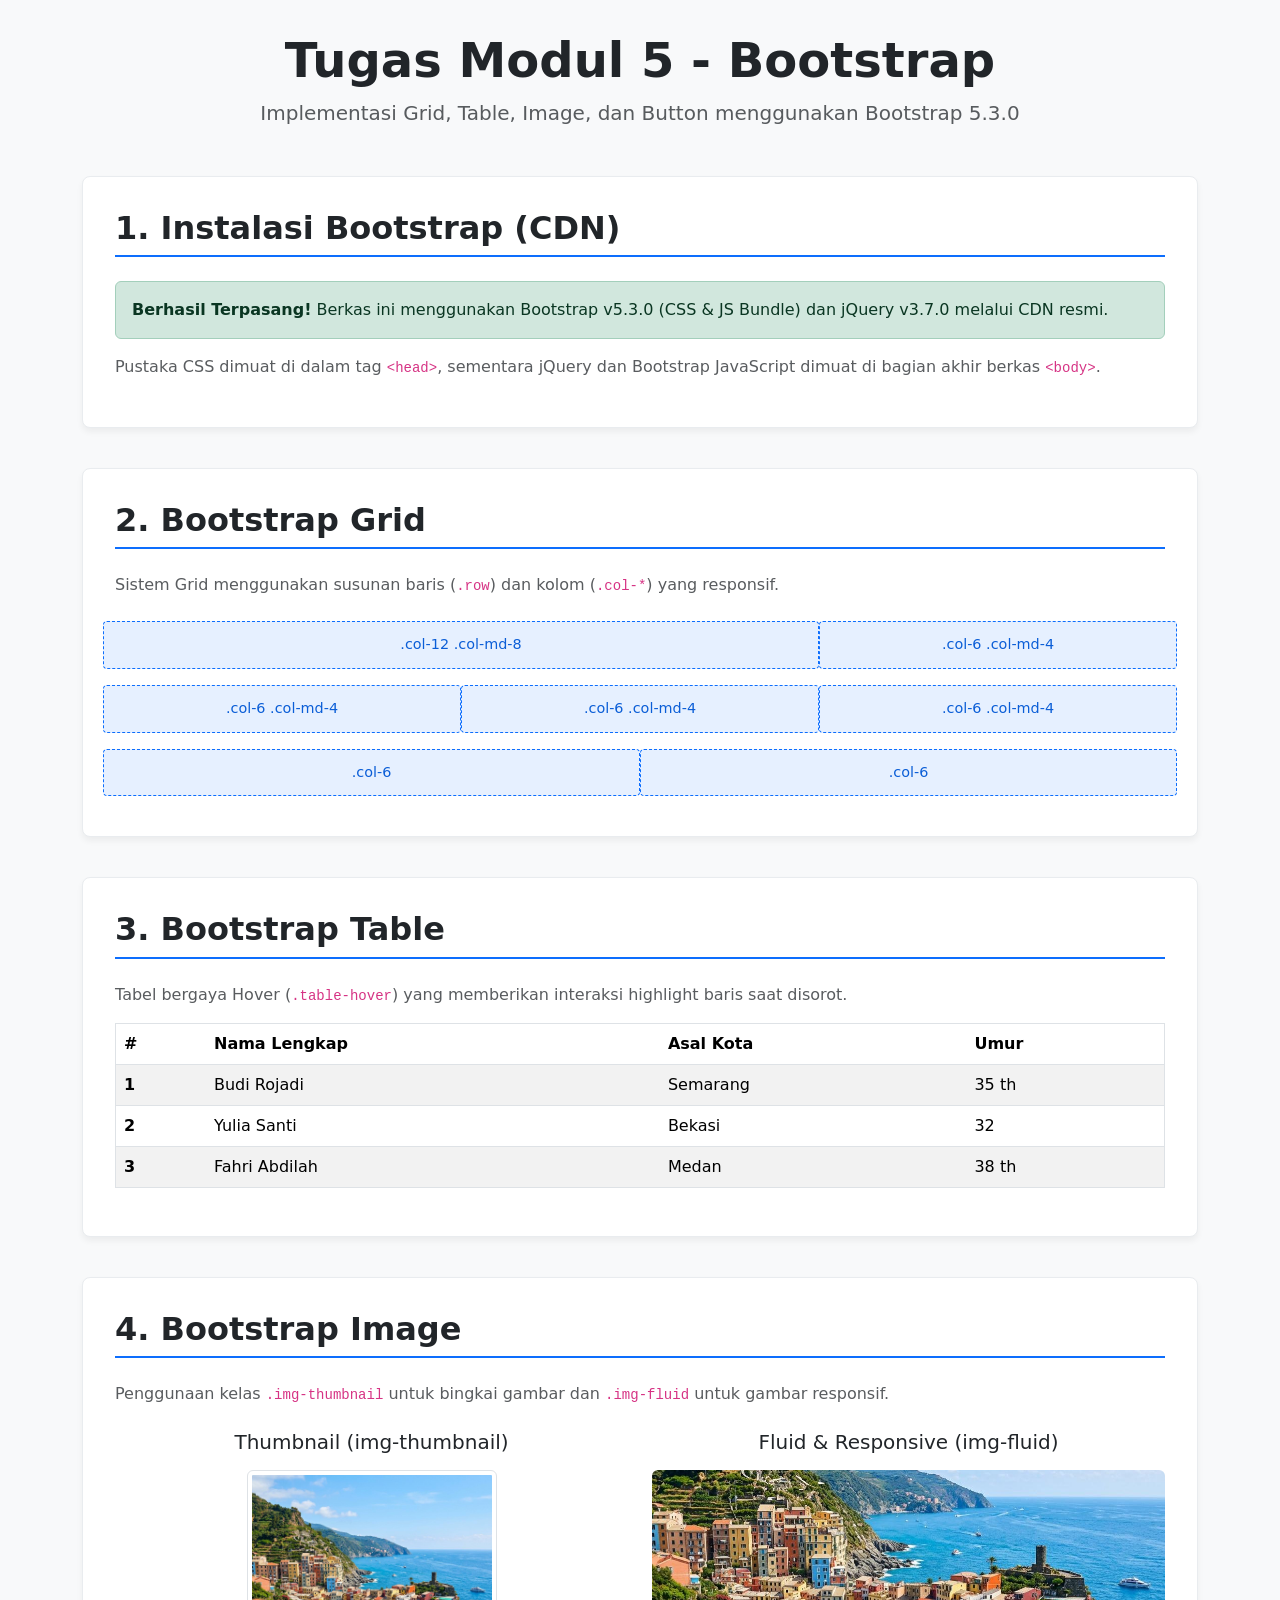
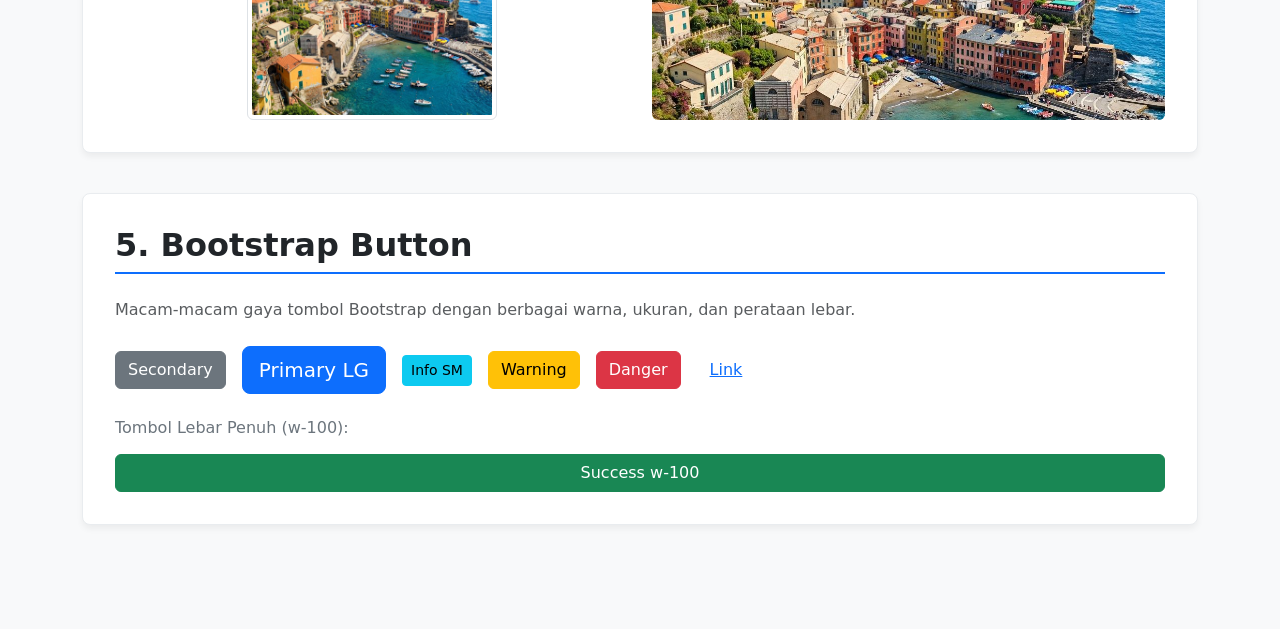
<file: tugas2/index.html>
<!DOCTYPE html>
<html lang="id">
<head>
    <meta charset="UTF-8">
    <meta name="viewport" content="width=device-width, initial-scale=1.0">
    <title>Tugas Modul 5 - Bootstrap</title>
    <!-- Pemanggilan Bootstrap dengan CDN -->
    <!-- CSS -->
    <link href="https://cdn.jsdelivr.net/npm/bootstrap@5.3.0/dist/css/bootstrap.min.css" rel="stylesheet" integrity="sha384-9ndCyUaIbzAi2FUVXJi0CjmCapSmO7SnpJef0486qhLnuZ2cdeRhO02iuK6FUUVM" crossorigin="anonymous">
    
    <style>
        body {
            padding-top: 2rem;
            padding-bottom: 4rem;
            background-color: #f8f9fa;
        }
        .section-box {
            background-color: #fff;
            padding: 2rem;
            border-radius: 8px;
            box-shadow: 0 4px 6px rgba(0,0,0,0.05);
            margin-bottom: 2.5rem;
            border: 1px solid #e9ecef;
        }
        .section-title {
            border-bottom: 2px solid #0d6efd;
            padding-bottom: 0.5rem;
            margin-bottom: 1.5rem;
            color: #212529;
            font-weight: 600;
        }
        /* Custom styling to make the Bootstrap grid columns visible for verification */
        .grid-demo .row > div {
            background-color: rgba(13, 110, 253, 0.1);
            border: 1px dashed #0d6efd;
            padding: 0.75rem;
            margin-top: 0.5rem;
            margin-bottom: 0.5rem;
            text-align: center;
            font-size: 0.9rem;
            font-weight: 500;
            color: #0b5ed7;
            border-radius: 4px;
        }
    </style>
</head>
<body>

    <div class="container">
        
        <!-- Header -->
        <div class="text-center mb-5">
            <h1 class="display-5 fw-bold">Tugas Modul 5 - Bootstrap</h1>
            <p class="lead text-muted">Implementasi Grid, Table, Image, dan Button menggunakan Bootstrap 5.3.0</p>
        </div>

        <!-- 1. INSTALASI BOOTSTRAP (CDN) SECTION (Tercakup di <head> dan akhir <body>) -->
        <div class="section-box">
            <h2 class="section-title">1. Instalasi Bootstrap (CDN)</h2>
            <div class="alert alert-success d-flex align-items-center" role="alert">
                <div>
                    <strong>Berhasil Terpasang!</strong> Berkas ini menggunakan Bootstrap v5.3.0 (CSS & JS Bundle) dan jQuery v3.7.0 melalui CDN resmi.
                </div>
            </div>
            <p class="text-muted">Pustaka CSS dimuat di dalam tag <code>&lt;head&gt;</code>, sementara jQuery dan Bootstrap JavaScript dimuat di bagian akhir berkas <code>&lt;body&gt;</code>.</p>
        </div>

        <!-- 2. BOOTSTRAP GRID SECTION -->
        <div class="section-box grid-demo">
            <h2 class="section-title">2. Bootstrap Grid</h2>
            <p class="text-muted mb-3">Sistem Grid menggunakan susunan baris (<code>.row</code>) dan kolom (<code>.col-*</code>) yang responsif.</p>
            
            <div class="container-fluid px-0">
                <!-- Row 1 -->
                <div class="row">
                    <div class="col-12 col-md-8">.col-12 .col-md-8</div>
                    <div class="col-6 col-md-4">.col-6 .col-md-4</div>
                </div>
                
                <!-- Row 2 -->
                <div class="row">
                    <div class="col-6 col-md-4">.col-6 .col-md-4</div>
                    <div class="col-6 col-md-4">.col-6 .col-md-4</div>
                    <div class="col-6 col-md-4">.col-6 .col-md-4</div>
                </div>
                
                <!-- Row 3 -->
                <div class="row">
                    <div class="col-6">.col-6</div>
                    <div class="col-6">.col-6</div>
                </div>
            </div>
        </div>

        <!-- 3. BOOTSTRAP TABLE SECTION -->
        <div class="section-box">
            <h2 class="section-title">3. Bootstrap Table</h2>
            <p class="text-muted">Tabel bergaya Hover (<code>.table-hover</code>) yang memberikan interaksi highlight baris saat disorot.</p>
            
            <!-- Tabel Hover Style -->
            <table class="table table-hover table-striped border mt-3">
                <thead>
                    <tr>
                        <th scope="col">#</th>
                        <th scope="col">Nama Lengkap</th>
                        <th scope="col">Asal Kota</th>
                        <th scope="col">Umur</th>
                    </tr>
                </thead>
                <tbody>
                    <tr>
                        <th scope="row">1</th>
                        <td>Budi Rojadi</td>
                        <td>Semarang</td>
                        <td>35 th</td>
                    </tr>
                    <tr>
                        <th scope="row">2</th>
                        <td>Yulia Santi</td>
                        <td>Bekasi</td>
                        <td>32</td>
                    </tr>
                    <tr>
                        <th scope="row">3</th>
                        <td>Fahri Abdilah</td>
                        <td>Medan</td>
                        <td>38 th</td>
                    </tr>
                </tbody>
            </table>
        </div>

        <!-- 4. BOOTSTRAP IMAGE SECTION -->
        <div class="section-box">
            <h2 class="section-title">4. Bootstrap Image</h2>
            <p class="text-muted mb-4">Penggunaan kelas <code>.img-thumbnail</code> untuk bingkai gambar dan <code>.img-fluid</code> untuk gambar responsif.</p>
            
            <div class="row align-items-center">
                <!-- Thumbnail Image Column -->
                <div class="col-md-6 mb-4 mb-md-0 text-center">
                    <h5 class="mb-3">Thumbnail (img-thumbnail)</h5>
                    <img src="cinqueterre.jpg" class="img-thumbnail" alt="Cinque Terre" style="max-height: 250px; object-fit: cover;">
                </div>
                <!-- Fluid Image Column -->
                <div class="col-md-6 text-center">
                    <h5 class="mb-3">Fluid & Responsive (img-fluid)</h5>
                    <img src="cinqueterre.jpg" class="img-fluid rounded" alt="Responsive image" style="max-height: 250px; object-fit: cover; width: 100%;">
                </div>
            </div>
        </div>

        <!-- 5. BOOTSTRAP BUTTON SECTION -->
        <div class="section-box">
            <h2 class="section-title">5. Bootstrap Button</h2>
            <p class="text-muted mb-4">Macam-macam gaya tombol Bootstrap dengan berbagai warna, ukuran, dan perataan lebar.</p>
            
            <div class="d-flex flex-wrap gap-3 align-items-center mb-4">
                <button type="button" class="btn btn-secondary">Secondary</button>
                <button type="button" class="btn btn-primary btn-lg">Primary LG</button>
                <button type="button" class="btn btn-info btn-sm">Info SM</button>
                <button type="button" class="btn btn-warning">Warning</button>
                <button type="button" class="btn btn-danger">Danger</button>
                <button type="button" class="btn btn-link">Link</button>
            </div>
            
            <div class="mt-4">
                <h6 class="mb-3 text-secondary">Tombol Lebar Penuh (w-100):</h6>
                <button type="button" class="btn btn-success w-100">Success w-100</button>
            </div>
        </div>

    </div>

    <!-- jQuery library -->
    <script src="https://code.jquery.com/jquery-3.7.0.min.js" integrity="sha256-2Pmvv0kuTBOenSvLm6bvfBSSHrUJ+3A7x6P5Ebd07/g=" crossorigin="anonymous"></script>

    <!-- JavaScript -->
    <script src="https://cdn.jsdelivr.net/npm/bootstrap@5.3.0/dist/js/bootstrap.bundle.min.js" integrity="sha384-geWF76RCwLtnZ8qwWowPQNguL3RmwHVBC9FhGdlKrxdiJJigb/j/68SIy3Te4Bkz" crossorigin="anonymous"></script>

</body>
</html>
</file>
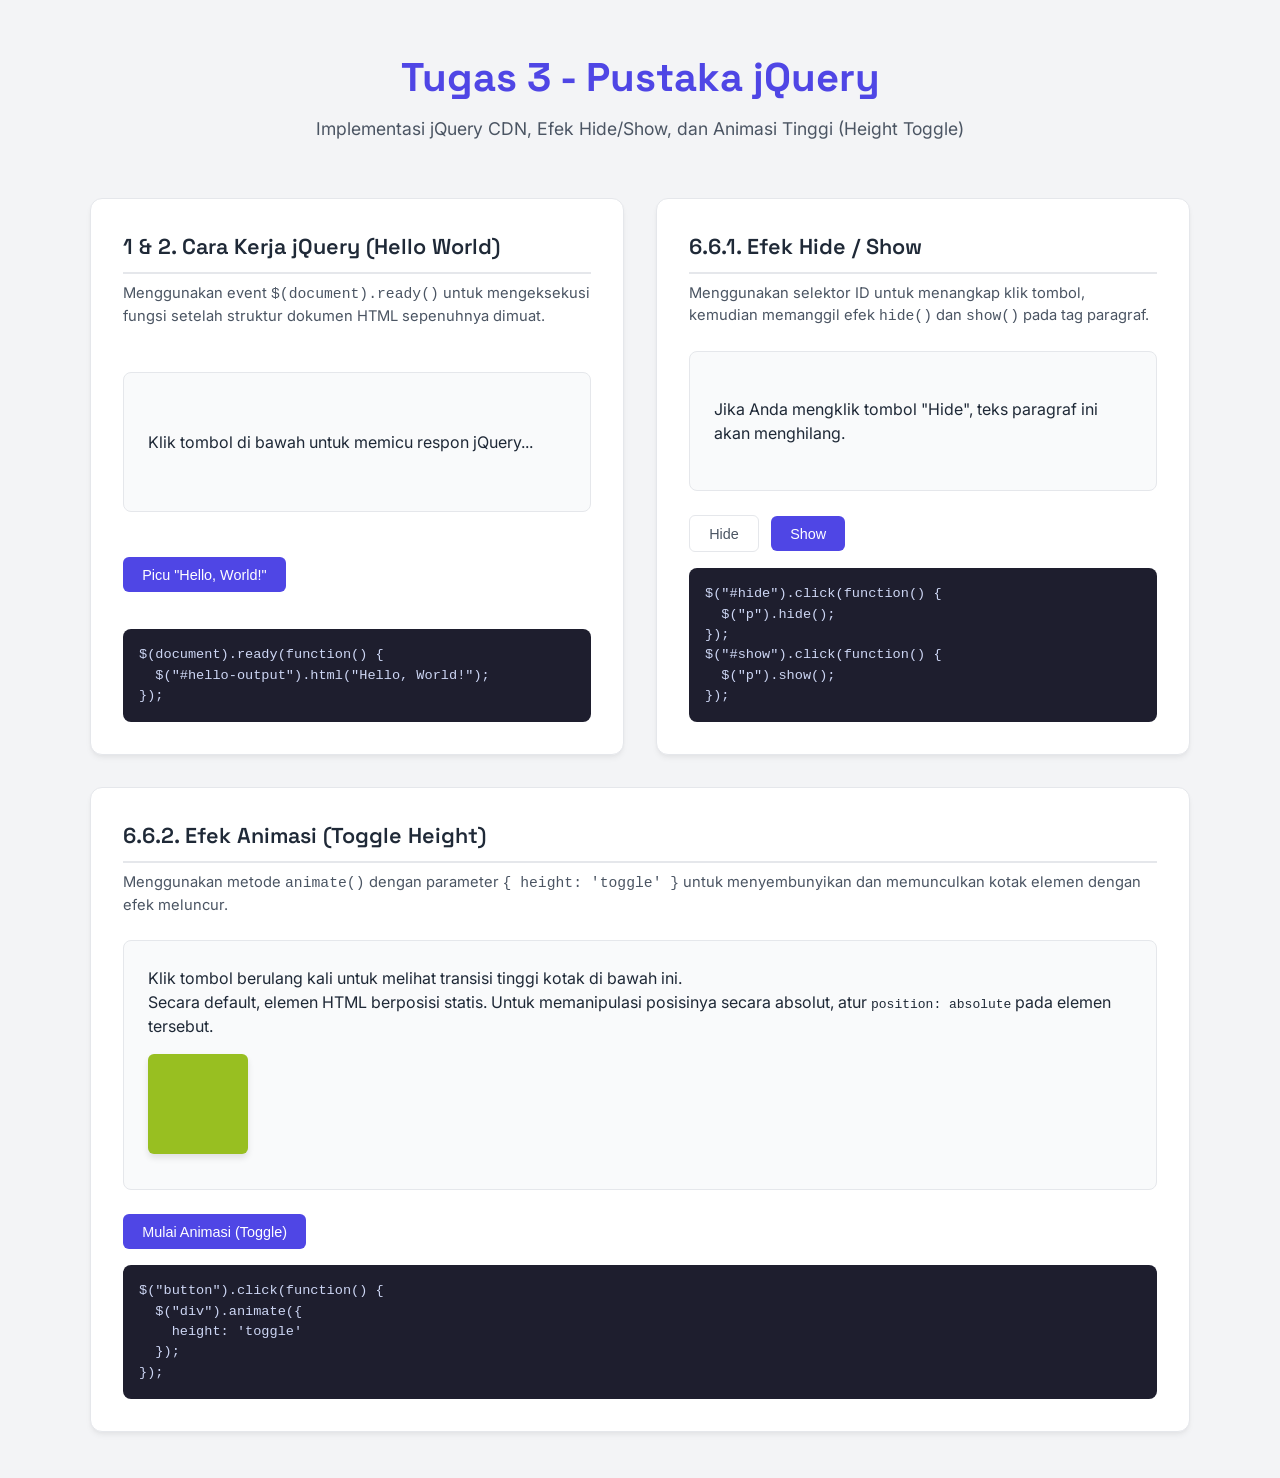
<file: tugas3/index.html>
<!DOCTYPE html>
<html lang="id">
<head>
    <meta charset="UTF-8">
    <meta name="viewport" content="width=device-width, initial-scale=1.0">
    <title>Tugas 3 - Library jQuery</title>
    <!-- Google Fonts -->
    <link rel="preconnect" href="https://fonts.googleapis.com">
    <link rel="preconnect" href="https://fonts.gstatic.com" crossorigin>
    <link href="https://fonts.googleapis.com/css2?family=Inter:wght@300;400;500;600;700&family=Space+Grotesk:wght@500;600;700&display=swap" rel="stylesheet">
    <!-- jQuery library CDN (3.7.1) -->
    <script src="https://code.jquery.com/jquery-3.7.1.min.js"></script>
    
    <style>
        :root {
            --bg-body: #f3f4f6;
            --bg-card: #ffffff;
            --text-dark: #1f2937;
            --text-gray: #4b5563;
            --primary-color: #4f46e5;
            --primary-hover: #4338ca;
            --accent-green: #98bf21;
            --border-color: #e5e7eb;
        }
        
        * {
            margin: 0;
            padding: 0;
            box-sizing: border-box;
        }

        body {
            font-family: 'Inter', sans-serif;
            background-color: var(--bg-body);
            color: var(--text-dark);
            padding: 3rem 1.5rem;
            line-height: 1.5;
        }

        .container {
            max-width: 1100px;
            margin: 0 auto;
        }

        header {
            text-align: center;
            margin-bottom: 3.5rem;
        }

        header h1 {
            font-family: 'Space Grotesk', sans-serif;
            font-weight: 700;
            font-size: 2.5rem;
            color: var(--primary-color);
            margin-bottom: 0.5rem;
        }

        header p {
            color: var(--text-gray);
            font-size: 1.1rem;
        }

        .grid {
            display: grid;
            grid-template-columns: 1fr;
            gap: 2rem;
        }

        @media (min-width: 768px) {
            .grid {
                grid-template-columns: 1fr 1fr;
            }
            .full-width {
                grid-column: span 2;
            }
        }

        .card {
            background-color: var(--bg-card);
            border: 1px solid var(--border-color);
            border-radius: 12px;
            padding: 2rem;
            box-shadow: 0 4px 6px -1px rgba(0, 0, 0, 0.05), 0 2px 4px -1px rgba(0, 0, 0, 0.03);
            display: flex;
            flex-direction: column;
            justify-content: space-between;
        }

        .card-header {
            margin-bottom: 1.5rem;
        }

        .card-title {
            font-family: 'Space Grotesk', sans-serif;
            font-size: 1.35rem;
            font-weight: 600;
            color: var(--text-dark);
            border-bottom: 2px solid var(--border-color);
            padding-bottom: 0.5rem;
            display: flex;
            align-items: center;
            gap: 0.5rem;
        }

        .card-desc {
            font-size: 0.92rem;
            color: var(--text-gray);
            margin-top: 0.5rem;
        }

        .playground {
            background-color: #f9fafb;
            border: 1px solid var(--border-color);
            border-radius: 8px;
            padding: 1.5rem;
            margin-bottom: 1.5rem;
            min-height: 140px;
            display: flex;
            flex-direction: column;
            justify-content: center;
            position: relative;
        }

        /* Container specific for keeping absolute positioned div within visual bounds */
        .anim-container {
            position: relative;
            height: 110px;
            width: 100%;
            margin-top: 1rem;
        }

        .anim-box {
            background-color: var(--accent-green);
            height: 100px;
            width: 100px;
            position: absolute;
            top: 0;
            left: 0;
            border-radius: 6px;
            box-shadow: 0 4px 6px rgba(0,0,0,0.1);
        }

        .btn {
            display: inline-flex;
            align-items: center;
            justify-content: center;
            padding: 0.6rem 1.2rem;
            font-size: 0.9rem;
            font-weight: 500;
            border-radius: 6px;
            cursor: pointer;
            transition: all 0.2s;
            border: none;
        }

        .btn-primary {
            background-color: var(--primary-color);
            color: white;
        }

        .btn-primary:hover {
            background-color: var(--primary-hover);
        }

        .btn-outline {
            background-color: transparent;
            border: 1px solid var(--border-color);
            color: var(--text-gray);
            margin-right: 0.5rem;
        }

        .btn-outline:hover {
            background-color: #f3f4f6;
            color: var(--text-dark);
        }

        .code-block {
            background-color: #1e1e2e;
            color: #cdd6f4;
            padding: 1rem;
            border-radius: 8px;
            font-family: 'Courier New', Courier, monospace;
            font-size: 0.85rem;
            overflow-x: auto;
            margin-top: 1rem;
        }

        .hello-p {
            font-size: 1.1rem;
            font-weight: 500;
            color: var(--primary-color);
        }
    </style>
</head>
<body>

    <div class="container">
        
        <!-- Header -->
        <header>
            <h1>Tugas 3 - Pustaka jQuery</h1>
            <p>Implementasi jQuery CDN, Efek Hide/Show, dan Animasi Tinggi (Height Toggle)</p>
        </header>

        <!-- Grid Cards -->
        <div class="grid">
            
            <!-- Card 1: Hello World (Local/CDN) -->
            <div class="card">
                <div class="card-header">
                    <h2 class="card-title">1 & 2. Cara Kerja jQuery (Hello World)</h2>
                    <p class="card-desc">Menggunakan event <code>$(document).ready()</code> untuk mengeksekusi fungsi setelah struktur dokumen HTML sepenuhnya dimuat.</p>
                </div>
                
                <div class="playground">
                    <p id="hello-output" class="text-muted">Klik tombol di bawah untuk memicu respon jQuery...</p>
                </div>
                
                <div class="actions">
                    <button id="hello-btn" class="btn btn-primary">Picu "Hello, World!"</button>
                </div>

                <div class="code-block">
<pre>$(document).ready(function() {
  $("#hello-output").html("Hello, World!");
});</pre>
                </div>
            </div>

            <!-- Card 2: Hide & Show Effect -->
            <div class="card">
                <div class="card-header">
                    <h2 class="card-title">6.6.1. Efek Hide / Show</h2>
                    <p class="card-desc">Menggunakan selektor ID untuk menangkap klik tombol, kemudian memanggil efek <code>hide()</code> dan <code>show()</code> pada tag paragraf.</p>
                </div>
                
                <div class="playground">
                    <p class="hide-show-p text-dark fw-medium">Jika Anda mengklik tombol "Hide", teks paragraf ini akan menghilang.</p>
                </div>
                
                <div class="actions">
                    <button id="hide" class="btn btn-outline">Hide</button>
                    <button id="show" class="btn btn-primary">Show</button>
                </div>

                <div class="code-block">
<pre>$("#hide").click(function() {
  $("p").hide();
});
$("#show").click(function() {
  $("p").show();
});</pre>
                </div>
            </div>

            <!-- Card 3: Height Toggle Animation (Full Width in Grid) -->
            <div class="card full-width">
                <div class="card-header">
                    <h2 class="card-title">6.6.2. Efek Animasi (Toggle Height)</h2>
                    <p class="card-desc">Menggunakan metode <code>animate()</code> dengan parameter <code>{ height: 'toggle' }</code> untuk menyembunyikan dan memunculkan kotak elemen dengan efek meluncur.</p>
                </div>
                
                <div class="playground" style="min-height: 250px;">
                    <p class="text-secondary mb-2">Klik tombol berulang kali untuk melihat transisi tinggi kotak di bawah ini.</p>
                    <p class="small text-muted mb-3">Secara default, elemen HTML berposisi statis. Untuk memanipulasi posisinya secara absolut, atur <code>position: absolute</code> pada elemen tersebut.</p>
                    
                    <div class="anim-container">
                        <div id="anim-box" class="anim-box"></div>
                    </div>
                </div>
                
                <div class="actions">
                    <button id="animate-btn" class="btn btn-primary">Mulai Animasi (Toggle)</button>
                </div>

                <div class="code-block">
<pre>$("button").click(function() {
  $("div").animate({
    height: 'toggle'
  });
});</pre>
                </div>
            </div>

        </div>

    </div>

    <!-- jQuery Interactivity Code -->
    <script>
        $(document).ready(function() {
            
            // 1. Hello World Action
            $("#hello-btn").click(function() {
                $("#hello-output").html("<span class='hello-p'>Hello, World!</span>");
            });

            // 2. Hide / Show Effect
            $("#hide").click(function() {
                $(".hide-show-p").hide(300); // 300ms untuk transisi yang mulus
            });
            $("#show").click(function() {
                $(".hide-show-p").show(300);
            });

            // 3. Toggle Height Animation
            $("#animate-btn").click(function() {
                $("#anim-box").animate({
                    height: 'toggle'
                }, 400); // 400ms durasi animasi
            });
            
        });
    </script>

</body>
</html>
</file>
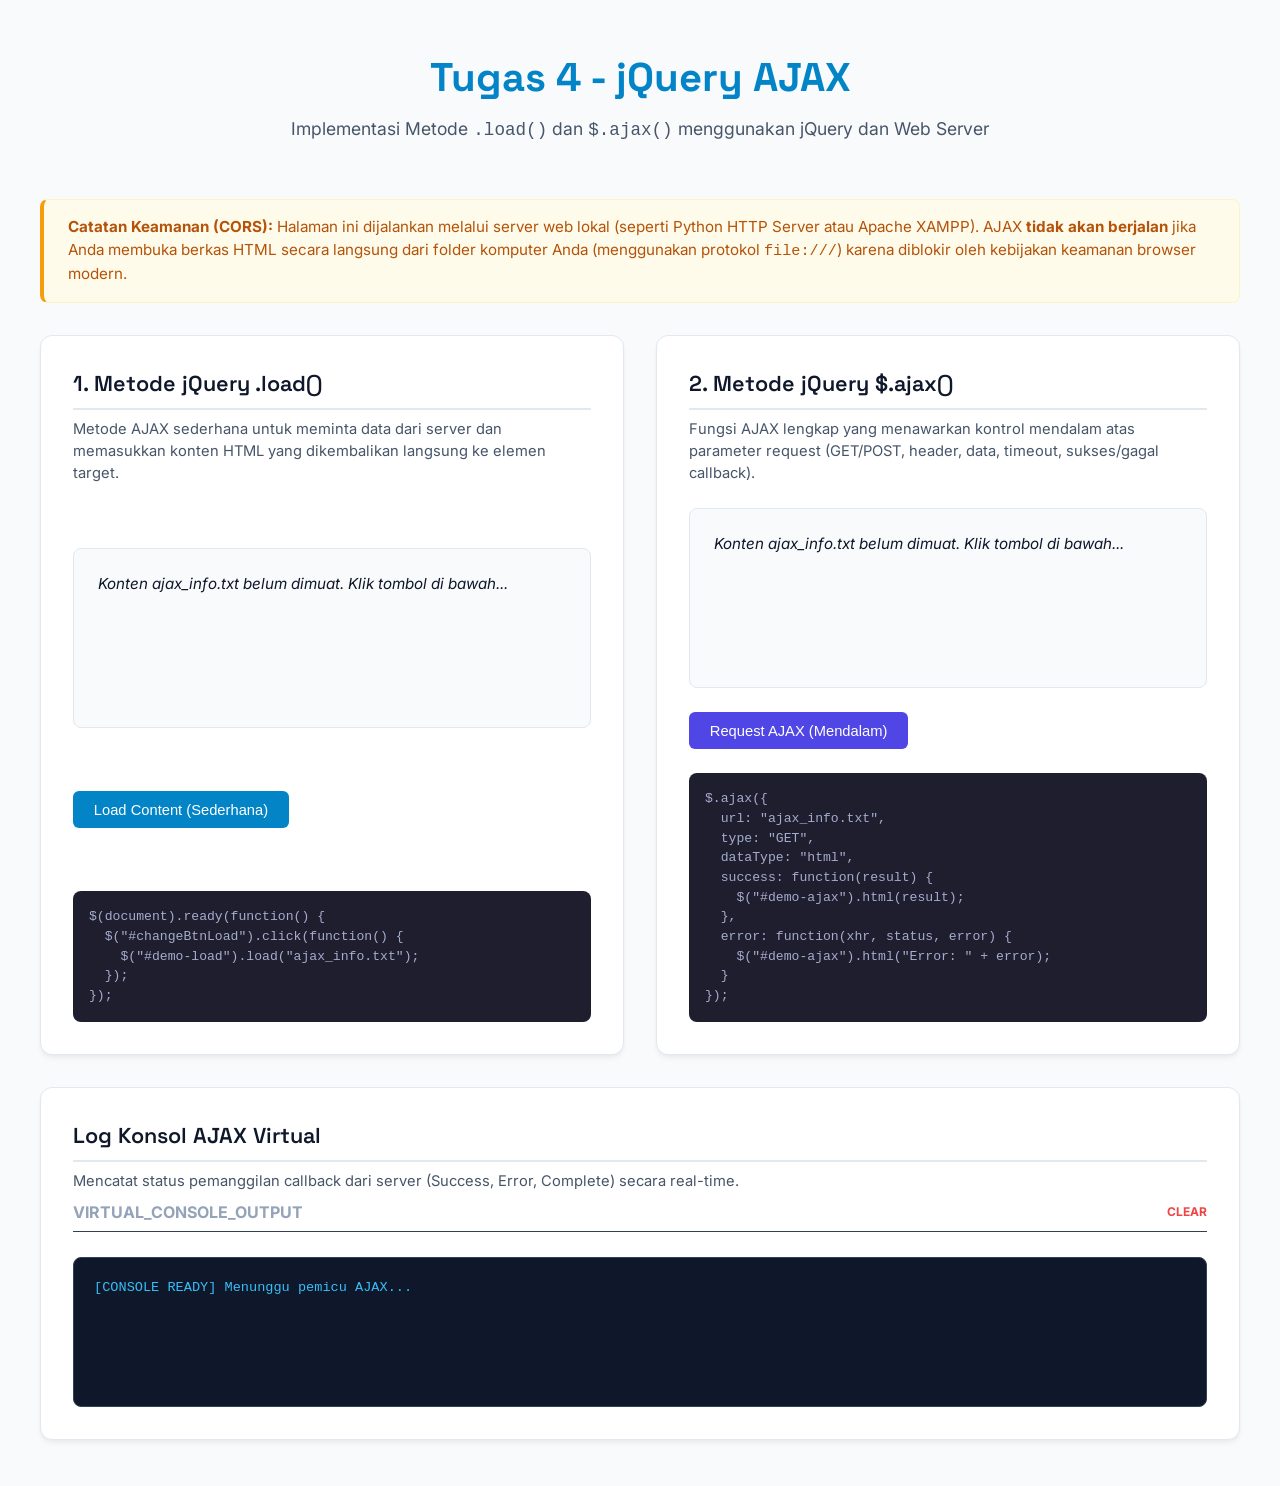
<file: tugas4/index.html>
<!DOCTYPE html>
<html lang="id">
<head>
    <meta charset="UTF-8">
    <meta name="viewport" content="width=device-width, initial-scale=1.0">
    <title>Tugas 4 - jQuery AJAX</title>
    <!-- Google Fonts -->
    <link rel="preconnect" href="https://fonts.googleapis.com">
    <link rel="preconnect" href="https://fonts.gstatic.com" crossorigin>
    <link href="https://fonts.googleapis.com/css2?family=Inter:wght@300;400;500;600;700&family=Space+Grotesk:wght@500;600;700&display=swap" rel="stylesheet">
    <!-- jQuery library CDN (3.6.0) -->
    <script src="https://code.jquery.com/jquery-3.6.0.min.js"></script>
    
    <style>
        :root {
            --bg-body: #f8fafc;
            --bg-card: #ffffff;
            --text-dark: #0f172a;
            --text-gray: #475569;
            --primary-color: #0284c7;
            --primary-hover: #0369a1;
            --secondary-color: #4f46e5;
            --secondary-hover: #4338ca;
            --border-color: #e2e8f0;
            --bg-code: #1e1e2f;
        }
        
        * {
            margin: 0;
            padding: 0;
            box-sizing: border-box;
        }

        body {
            font-family: 'Inter', sans-serif;
            background-color: var(--bg-body);
            color: var(--text-dark);
            padding: 3rem 1.5rem;
            line-height: 1.5;
        }

        .container {
            max-width: 1200px;
            margin: 0 auto;
        }

        header {
            text-align: center;
            margin-bottom: 3.5rem;
        }

        header h1 {
            font-family: 'Space Grotesk', sans-serif;
            font-weight: 700;
            font-size: 2.5rem;
            color: var(--primary-color);
            margin-bottom: 0.5rem;
        }

        header p {
            color: var(--text-gray);
            font-size: 1.1rem;
        }

        /* Notice / Warning */
        .cors-notice {
            background-color: #fffbeb;
            border: 1px solid #fef3c7;
            border-left: 4px solid #f59e0b;
            color: #b45309;
            padding: 1rem 1.5rem;
            border-radius: 8px;
            margin-bottom: 2rem;
            font-size: 0.95rem;
        }

        .grid {
            display: grid;
            grid-template-columns: 1fr;
            gap: 2rem;
        }

        @media (min-width: 992px) {
            .grid {
                grid-template-columns: 1fr 1fr;
            }
            .full-width {
                grid-column: span 2;
            }
        }

        .card {
            background-color: var(--bg-card);
            border: 1px solid var(--border-color);
            border-radius: 12px;
            padding: 2rem;
            box-shadow: 0 4px 6px -1px rgba(0, 0, 0, 0.05), 0 2px 4px -1px rgba(0, 0, 0, 0.03);
            display: flex;
            flex-direction: column;
            justify-content: space-between;
        }

        .card-header {
            margin-bottom: 1.5rem;
        }

        .card-title {
            font-family: 'Space Grotesk', sans-serif;
            font-size: 1.35rem;
            font-weight: 600;
            color: var(--text-dark);
            border-bottom: 2px solid var(--border-color);
            padding-bottom: 0.5rem;
            display: flex;
            align-items: center;
            gap: 0.5rem;
        }

        .card-desc {
            font-size: 0.92rem;
            color: var(--text-gray);
            margin-top: 0.5rem;
        }

        .playground {
            background-color: #f8fafc;
            border: 1px solid var(--border-color);
            border-radius: 8px;
            padding: 1.5rem;
            margin-bottom: 1.5rem;
            min-height: 180px;
            overflow-y: auto;
        }

        .playground h1 {
            font-size: 1.5rem;
            color: var(--primary-color);
            margin-bottom: 0.5rem;
        }

        .playground p {
            font-size: 0.95rem;
            color: var(--text-dark);
            margin-bottom: 0.5rem;
        }

        .btn {
            display: inline-flex;
            align-items: center;
            justify-content: center;
            padding: 0.65rem 1.3rem;
            font-size: 0.92rem;
            font-weight: 500;
            border-radius: 6px;
            cursor: pointer;
            transition: all 0.2s;
            border: none;
            color: white;
        }

        .btn-sky {
            background-color: var(--primary-color);
        }

        .btn-sky:hover {
            background-color: var(--primary-hover);
        }

        .btn-indigo {
            background-color: var(--secondary-color);
        }

        .btn-indigo:hover {
            background-color: var(--secondary-hover);
        }

        .code-block {
            background-color: var(--bg-code);
            color: #a6accd;
            padding: 1rem;
            border-radius: 8px;
            font-family: 'Courier New', Courier, monospace;
            font-size: 0.82rem;
            overflow-x: auto;
            margin-top: 1.5rem;
        }

        .placeholder-text {
            color: #94a3b8;
            font-style: italic;
        }

        /* Virtual Console Panel */
        .console-panel {
            background-color: #0f172a;
            border: 1px solid #334155;
            border-radius: 8px;
            padding: 1.25rem;
            color: #38bdf8;
            font-family: 'Courier New', Courier, monospace;
            font-size: 0.85rem;
            height: 150px;
            overflow-y: auto;
            margin-top: 1rem;
        }

        .console-header {
            display: flex;
            justify-content: space-between;
            align-items: center;
            border-bottom: 1px solid #334155;
            padding-bottom: 0.4rem;
            margin-bottom: 0.6rem;
            color: #94a3b8;
            font-weight: bold;
        }

        .console-clear {
            cursor: pointer;
            color: #ef4444;
            font-size: 0.75rem;
            text-transform: uppercase;
        }
    </style>
</head>
<body>

    <div class="container">
        
        <!-- Header -->
        <header>
            <h1>Tugas 4 - jQuery AJAX</h1>
            <p>Implementasi Metode <code>.load()</code> dan <code>$.ajax()</code> menggunakan jQuery dan Web Server</p>
        </header>

        <!-- CORS Notice -->
        <div class="cors-notice">
            <strong>Catatan Keamanan (CORS):</strong> Halaman ini dijalankan melalui server web lokal (seperti Python HTTP Server atau Apache XAMPP). AJAX <strong>tidak akan berjalan</strong> jika Anda membuka berkas HTML secara langsung dari folder komputer Anda (menggunakan protokol <code>file:///</code>) karena diblokir oleh kebijakan keamanan browser modern.
        </div>

        <!-- Grid -->
        <div class="grid">
            
            <!-- Card 1: jQuery .load() Method -->
            <div class="card">
                <div class="card-header">
                    <h2 class="card-title">1. Metode jQuery .load()</h2>
                    <p class="card-desc">Metode AJAX sederhana untuk meminta data dari server dan memasukkan konten HTML yang dikembalikan langsung ke elemen target.</p>
                </div>
                
                <div class="playground" id="demo-load">
                    <p class="placeholder-text">Konten ajax_info.txt belum dimuat. Klik tombol di bawah...</p>
                </div>
                
                <div class="actions">
                    <button id="changeBtnLoad" class="btn btn-sky">Load Content (Sederhana)</button>
                </div>

                <div class="code-block">
<pre>$(document).ready(function() {
  $("#changeBtnLoad").click(function() {
    $("#demo-load").load("ajax_info.txt");
  });
});</pre>
                </div>
            </div>

            <!-- Card 2: jQuery $.ajax() Method -->
            <div class="card">
                <div class="card-header">
                    <h2 class="card-title">2. Metode jQuery $.ajax()</h2>
                    <p class="card-desc">Fungsi AJAX lengkap yang menawarkan kontrol mendalam atas parameter request (GET/POST, header, data, timeout, sukses/gagal callback).</p>
                </div>
                
                <div class="playground" id="demo-ajax">
                    <p class="placeholder-text">Konten ajax_info.txt belum dimuat. Klik tombol di bawah...</p>
                </div>
                
                <div class="actions">
                    <button id="changeBtnAjax" class="btn btn-indigo">Request AJAX (Mendalam)</button>
                </div>

                <div class="code-block">
<pre>$.ajax({
  url: "ajax_info.txt",
  type: "GET",
  dataType: "html",
  success: function(result) {
    $("#demo-ajax").html(result);
  },
  error: function(xhr, status, error) {
    $("#demo-ajax").html("Error: " + error);
  }
});</pre>
                </div>
            </div>

            <!-- Virtual Console Panel (Full Width) -->
            <div class="card full-width">
                <div class="card-header" style="margin-bottom: 0.5rem;">
                    <h2 class="card-title">Log Konsol AJAX Virtual</h2>
                    <p class="card-desc">Mencatat status pemanggilan callback dari server (Success, Error, Complete) secara real-time.</p>
                </div>
                
                <div class="console-header">
                    <span>VIRTUAL_CONSOLE_OUTPUT</span>
                    <span id="console-clear-btn" class="console-clear">Clear</span>
                </div>
                <div class="console-panel" id="virtual-console">
                    <div>[CONSOLE READY] Menunggu pemicu AJAX...</div>
                </div>
            </div>

        </div>

    </div>

    <!-- jQuery Interactivity & AJAX Implementation -->
    <script>
        $(document).ready(function() {
            
            // Console logger helper
            function logToVirtualConsole(message, type = 'info') {
                const now = new Date();
                const timeStr = now.toTimeString().split(' ')[0];
                let color = '#38bdf8'; // info
                
                if (type === 'success') color = '#4ade80';
                if (type === 'error') color = '#f87171';
                if (type === 'complete') color = '#a78bfa';

                $("#virtual-console").append(`<div style="color: ${color}">[${timeStr}] ${message}</div>`);
                
                // Auto scroll to bottom
                const vc = document.getElementById("virtual-console");
                vc.scrollTop = vc.scrollHeight;
            }

            $("#console-clear-btn").click(function() {
                $("#virtual-console").html("<div>[CONSOLE CLEARED]</div>");
            });

            // 1. Metode .load()
            $("#changeBtnLoad").click(function() {
                logToVirtualConsole("Memulai request: $('#demo-load').load('ajax_info.txt')...");
                
                $("#demo-load").load("ajax_info.txt", function(response, status, xhr) {
                    if (status == "success") {
                        logToVirtualConsole("Metode .load() berhasil memuat konten!", "success");
                    } else {
                        logToVirtualConsole("Metode .load() gagal: " + xhr.status + " " + xhr.statusText, "error");
                    }
                });
            });

            // 2. Metode $.ajax()
            $("#changeBtnAjax").click(function() {
                logToVirtualConsole("Memulai request: $.ajax({ url: 'ajax_info.txt' })...");
                
                $.ajax({
                    url: "ajax_info.txt",
                    type: "GET",
                    data: {
                        id: 123,
                        name: "John"
                    },
                    dataType: "html",
                    timeout: 5000,
                    
                    // Callback ketika request berhasil
                    success: function(result) {
                        $("#demo-ajax").html(result);
                        logToVirtualConsole("success callback: data berhasil diterima dari server!", "success");
                    },
                    
                    // Callback ketika request gagal
                    error: function(xhr, status, error) {
                        $("#demo-ajax").html("<span style='color:#ef4444;'>Error: Gagal memuat data (" + error + ")</span>");
                        logToVirtualConsole("error callback: request gagal! Status: " + status + ", Detail: " + error, "error");
                    },
                    
                    // Callback yang selalu dijalankan setelah selesai (sukses maupun gagal)
                    complete: function(xhr, status) {
                        logToVirtualConsole("complete callback: transaksi AJAX selesai. Status: " + status, "complete");
                        console.log("Request completed with status: " + status);
                    }
                });
            });
            
        });
    </script>

</body>
</html>
</file>
